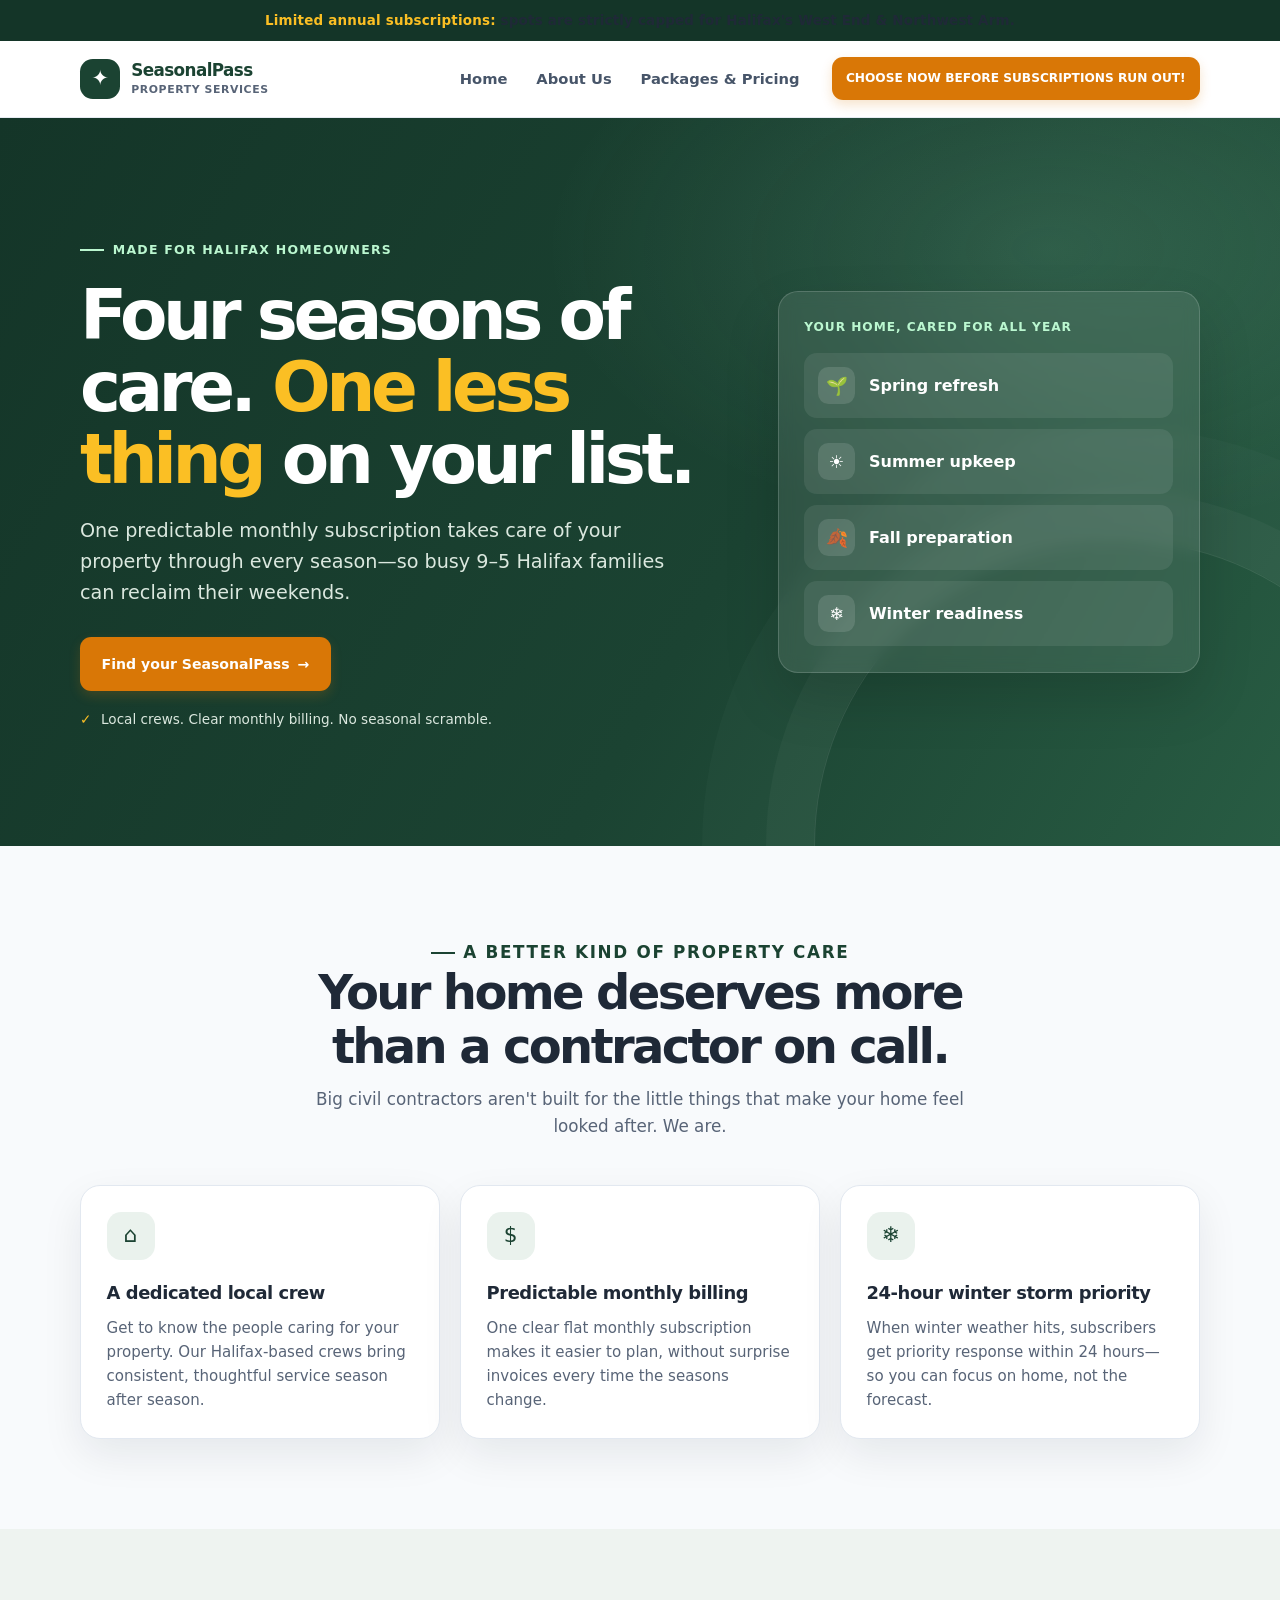
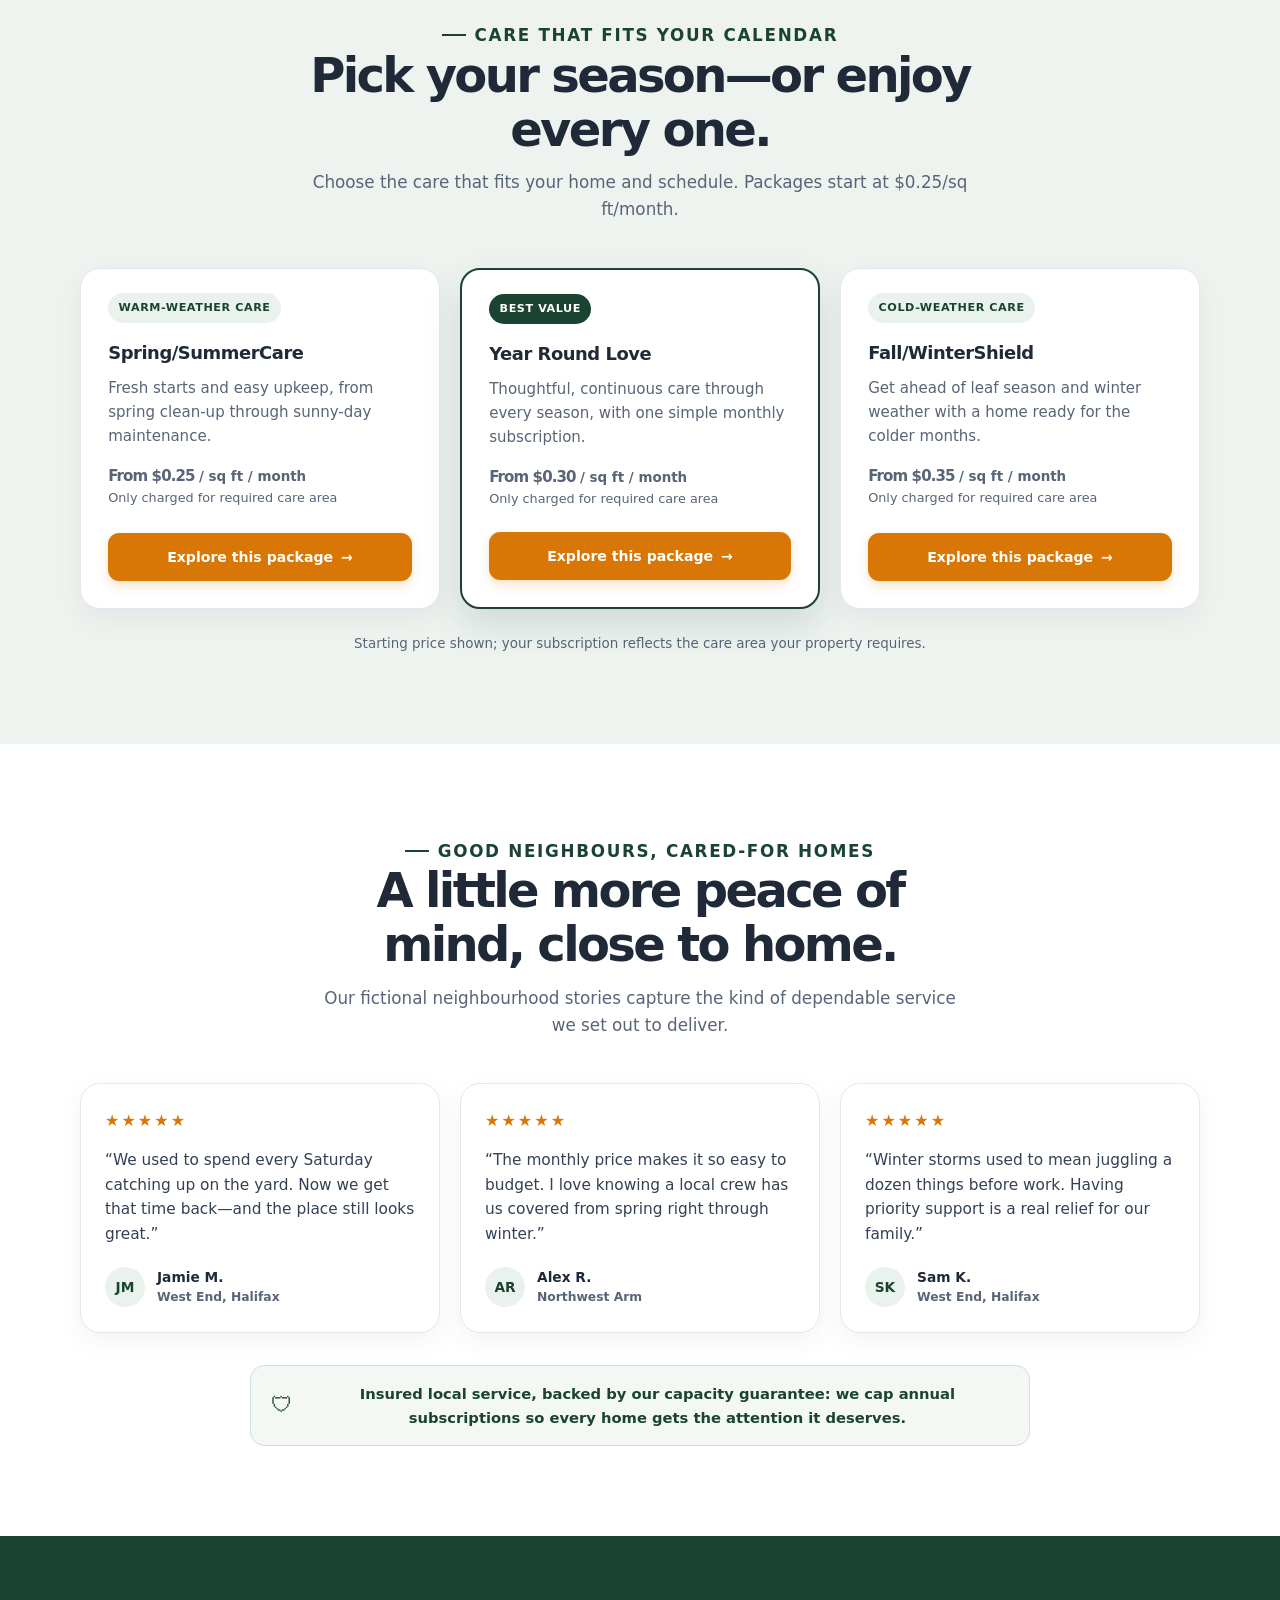
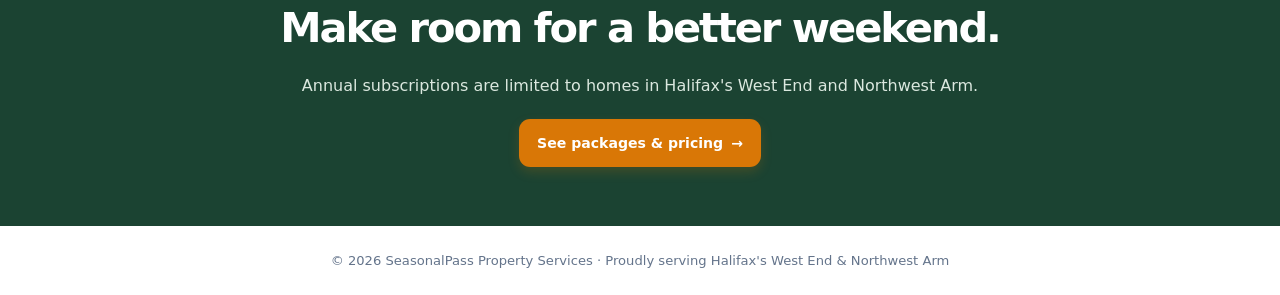
<file: index.html>
<!doctype html>
<html lang="en">
  <head>
    <meta charset="utf-8">
    <meta name="viewport" content="width=device-width, initial-scale=1">
    <meta name="theme-color" content="#1b4332">
    <meta name="description" content="Four-season property maintenance for busy homeowners in Halifax's West End and Northwest Arm, on one predictable monthly subscription.">
    <title>SeasonalPass Property Services | More Weekend. Less Yard Work.</title>
    <link rel="stylesheet" href="style.css">
  </head>
  <body>
    <div class="scarcity-bar">
      <strong>Limited annual subscriptions:</strong> spots are strictly capped for Halifax's West End &amp; Northwest Arm.
    </div>

    <header class="site-header">
      <div class="container nav-wrap">
        <a class="brand" href="index.html" aria-label="SeasonalPass Property Services home">
          <span class="brand-mark" aria-hidden="true">✦</span>
          <span>SeasonalPass<small>Property Services</small></span>
        </a>
        <nav class="nav-links" aria-label="Main navigation">
          <a href="index.html" aria-current="page">Home</a>
          <a href="about.html">About Us</a>
          <a href="product.html">Packages &amp; Pricing</a>
        </nav>
        <div class="nav-actions">
          <a class="button button-small" href="product.html">CHOOSE NOW BEFORE SUBSCRIPTIONS RUN OUT!</a>
        </div>
      </div>
    </header>

    <main>
      <section class="hero">
        <div class="container hero-grid">
          <div>
            <p class="eyebrow">Made for Halifax homeowners</p>
            <h1>Four seasons of care. <span>One less thing</span> on your list.</h1>
            <p class="hero-copy">
              One predictable monthly subscription takes care of your property through every season—so busy 9–5 Halifax families can reclaim their weekends.
            </p>
            <a class="button" href="product.html">Find your SeasonalPass <span aria-hidden="true">→</span></a>
            <p class="hero-note"><span aria-hidden="true">✓</span> Local crews. Clear monthly billing. No seasonal scramble.</p>
          </div>
          <aside class="hero-card" aria-label="Four seasons of property care">
            <p class="hero-card-label">Your home, cared for all year</p>
            <ul class="season-list">
              <li><span class="season-icon" aria-hidden="true">🌱</span> Spring refresh</li>
              <li><span class="season-icon" aria-hidden="true">☀️</span> Summer upkeep</li>
              <li><span class="season-icon" aria-hidden="true">🍂</span> Fall preparation</li>
              <li><span class="season-icon" aria-hidden="true">❄️</span> Winter readiness</li>
            </ul>
          </aside>
        </div>
      </section>

      <section class="section" aria-labelledby="why-seasonalpass">
        <div class="container">
          <div class="section-heading">
            <p class="eyebrow">A better kind of property care</p>
            <h2 id="why-seasonalpass">Your home deserves more than a contractor on call.</h2>
            <p>Big civil contractors aren't built for the little things that make your home feel looked after. We are.</p>
          </div>
          <div class="benefit-grid">
            <article class="benefit-card">
              <div class="icon-tile" aria-hidden="true">⌂</div>
              <h3>A dedicated local crew</h3>
              <p>Get to know the people caring for your property. Our Halifax-based crews bring consistent, thoughtful service season after season.</p>
            </article>
            <article class="benefit-card">
              <div class="icon-tile" aria-hidden="true">$</div>
              <h3>Predictable monthly billing</h3>
              <p>One clear flat monthly subscription makes it easier to plan, without surprise invoices every time the seasons change.</p>
            </article>
            <article class="benefit-card">
              <div class="icon-tile" aria-hidden="true">❄</div>
              <h3>24-hour winter storm priority</h3>
              <p>When winter weather hits, subscribers get priority response within 24 hours—so you can focus on home, not the forecast.</p>
            </article>
          </div>
        </div>
      </section>

      <section class="section packages-section" aria-labelledby="packages">
        <div class="container">
          <div class="section-heading">
            <p class="eyebrow">Care that fits your calendar</p>
            <h2 id="packages">Pick your season—or enjoy every one.</h2>
            <p>Choose the care that fits your home and schedule. Packages start at $0.25/sq ft/month.</p>
          </div>
          <div class="package-grid">
            <article class="package-card">
              <span class="package-tag">Warm-weather care</span>
              <h3>Spring/SummerCare</h3>
              <p>Fresh starts and easy upkeep, from spring clean-up through sunny-day maintenance.</p>
              <p class="price">From $0.25 <span>/ sq ft / month</span></p>
              <p class="package-note">Only charged for required care area</p>
              <a class="button" href="product.html?package=spring-summer">Explore this package <span aria-hidden="true">→</span></a>
            </article>
            <article class="package-card featured">
              <span class="package-tag">Best Value</span>
              <h3>Year Round Love</h3>
              <p>Thoughtful, continuous care through every season, with one simple monthly subscription.</p>
              <p class="price">From $0.30 <span>/ sq ft / month</span></p>
              <p class="package-note">Only charged for required care area</p>
              <a class="button" href="product.html?package=year-round">Explore this package <span aria-hidden="true">→</span></a>
            </article>
            <article class="package-card">
              <span class="package-tag">Cold-weather care</span>
              <h3>Fall/WinterShield</h3>
              <p>Get ahead of leaf season and winter weather with a home ready for the colder months.</p>
              <p class="price">From $0.35 <span>/ sq ft / month</span></p>
              <p class="package-note">Only charged for required care area</p>
              <a class="button" href="product.html?package=fall-winter">Explore this package <span aria-hidden="true">→</span></a>
            </article>
          </div>
          <p class="pricing-note">Starting price shown; your subscription reflects the care area your property requires.</p>
        </div>
      </section>

      <section class="section trust-section" aria-labelledby="neighbors">
        <div class="container">
          <div class="section-heading">
            <p class="eyebrow">Good neighbours, cared-for homes</p>
            <h2 id="neighbors">A little more peace of mind, close to home.</h2>
            <p>Our fictional neighbourhood stories capture the kind of dependable service we set out to deliver.</p>
          </div>
          <div class="review-grid">
            <article class="review-card">
              <div class="stars" aria-label="5 out of 5 stars">★★★★★</div>
              <blockquote>“We used to spend every Saturday catching up on the yard. Now we get that time back—and the place still looks great.”</blockquote>
              <div class="reviewer"><span class="avatar" aria-hidden="true">JM</span><span>Jamie M.<small>West End, Halifax</small></span></div>
            </article>
            <article class="review-card">
              <div class="stars" aria-label="5 out of 5 stars">★★★★★</div>
              <blockquote>“The monthly price makes it so easy to budget. I love knowing a local crew has us covered from spring right through winter.”</blockquote>
              <div class="reviewer"><span class="avatar" aria-hidden="true">AR</span><span>Alex R.<small>Northwest Arm</small></span></div>
            </article>
            <article class="review-card">
              <div class="stars" aria-label="5 out of 5 stars">★★★★★</div>
              <blockquote>“Winter storms used to mean juggling a dozen things before work. Having priority support is a real relief for our family.”</blockquote>
              <div class="reviewer"><span class="avatar" aria-hidden="true">SK</span><span>Sam K.<small>West End, Halifax</small></span></div>
            </article>
          </div>
          <div class="guarantee">
            <span class="guarantee-icon" aria-hidden="true">🛡</span>
            <span>Insured local service, backed by our capacity guarantee: we cap annual subscriptions so every home gets the attention it deserves.</span>
          </div>
        </div>
      </section>

      <section class="final-cta">
        <div class="container">
          <h2>Make room for a better weekend.</h2>
          <p>Annual subscriptions are limited to homes in Halifax's West End and Northwest Arm.</p>
          <a class="button" href="product.html">See packages &amp; pricing <span aria-hidden="true">→</span></a>
        </div>
      </section>
    </main>

    <footer class="site-footer">
      <div class="container">
        <p>© 2026 SeasonalPass Property Services · Proudly serving Halifax's West End &amp; Northwest Arm</p>
      </div>
    </footer>
  </body>
</html>
</file>
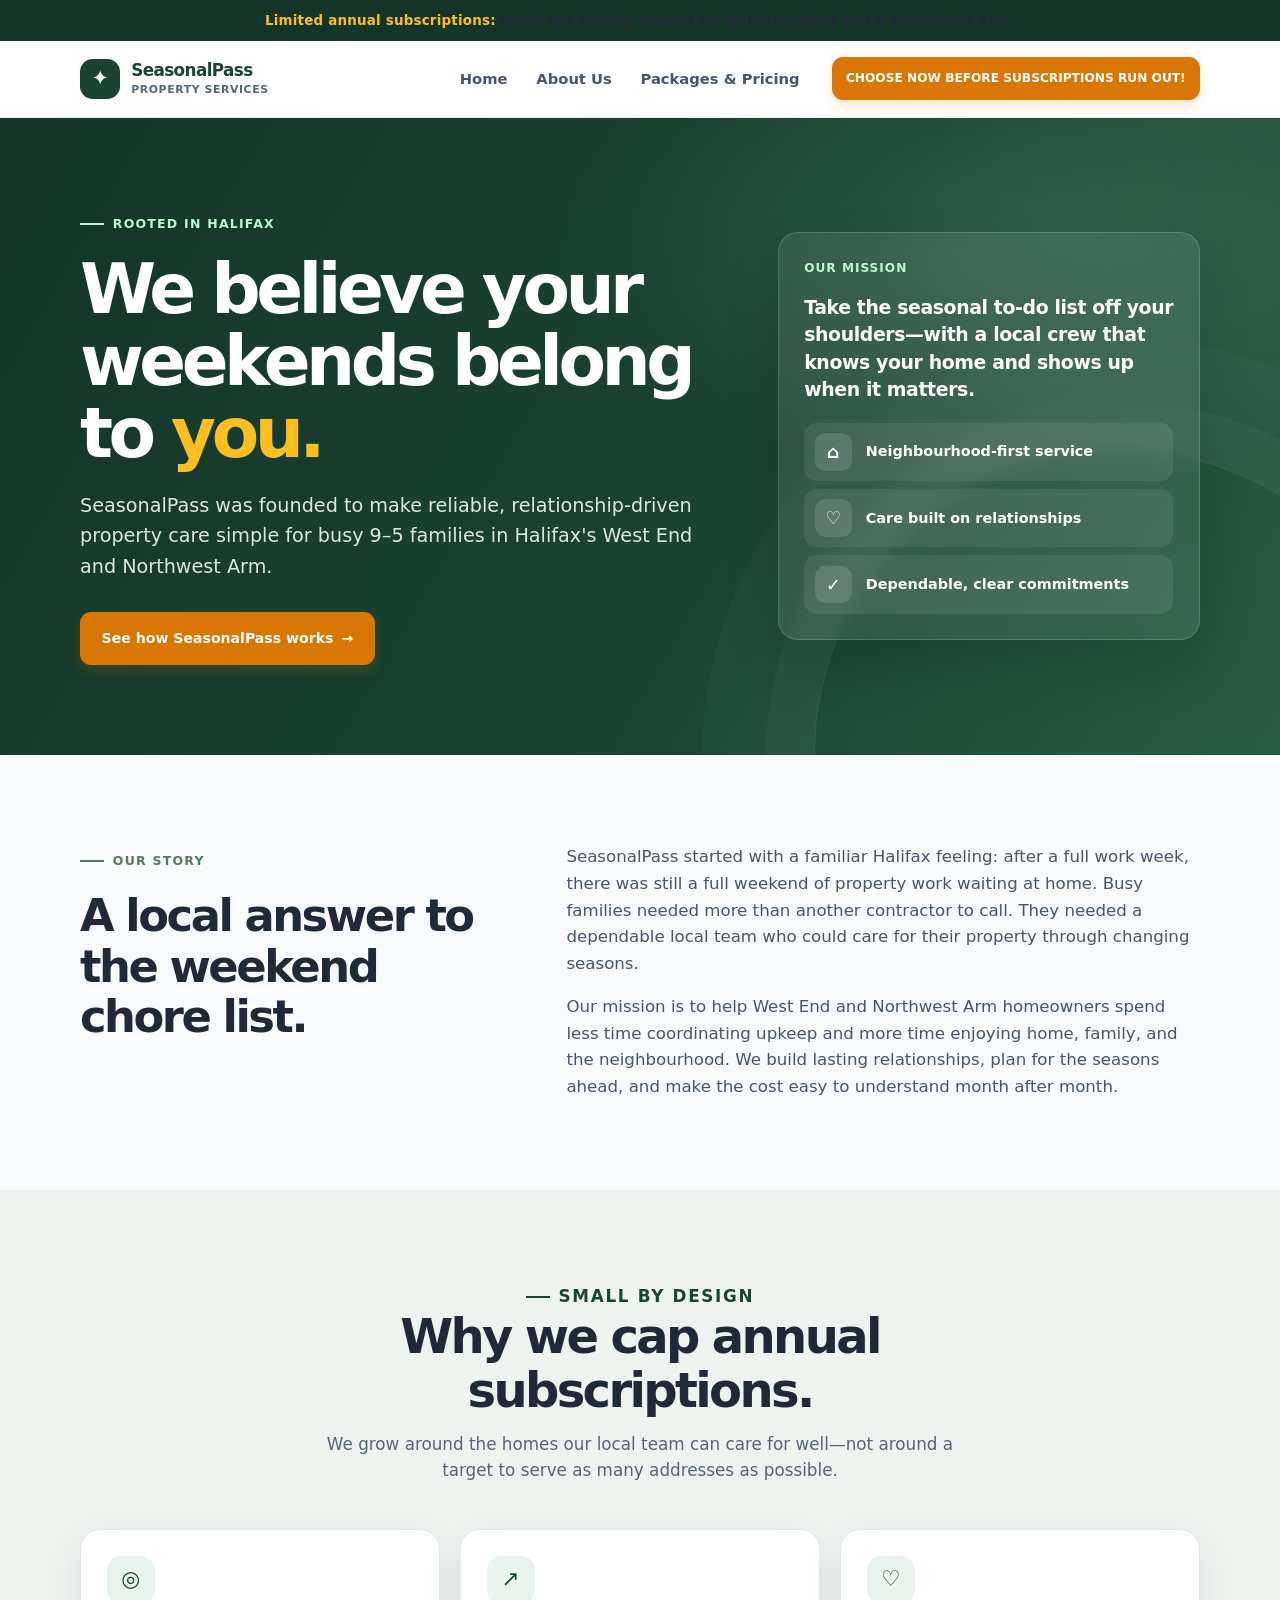
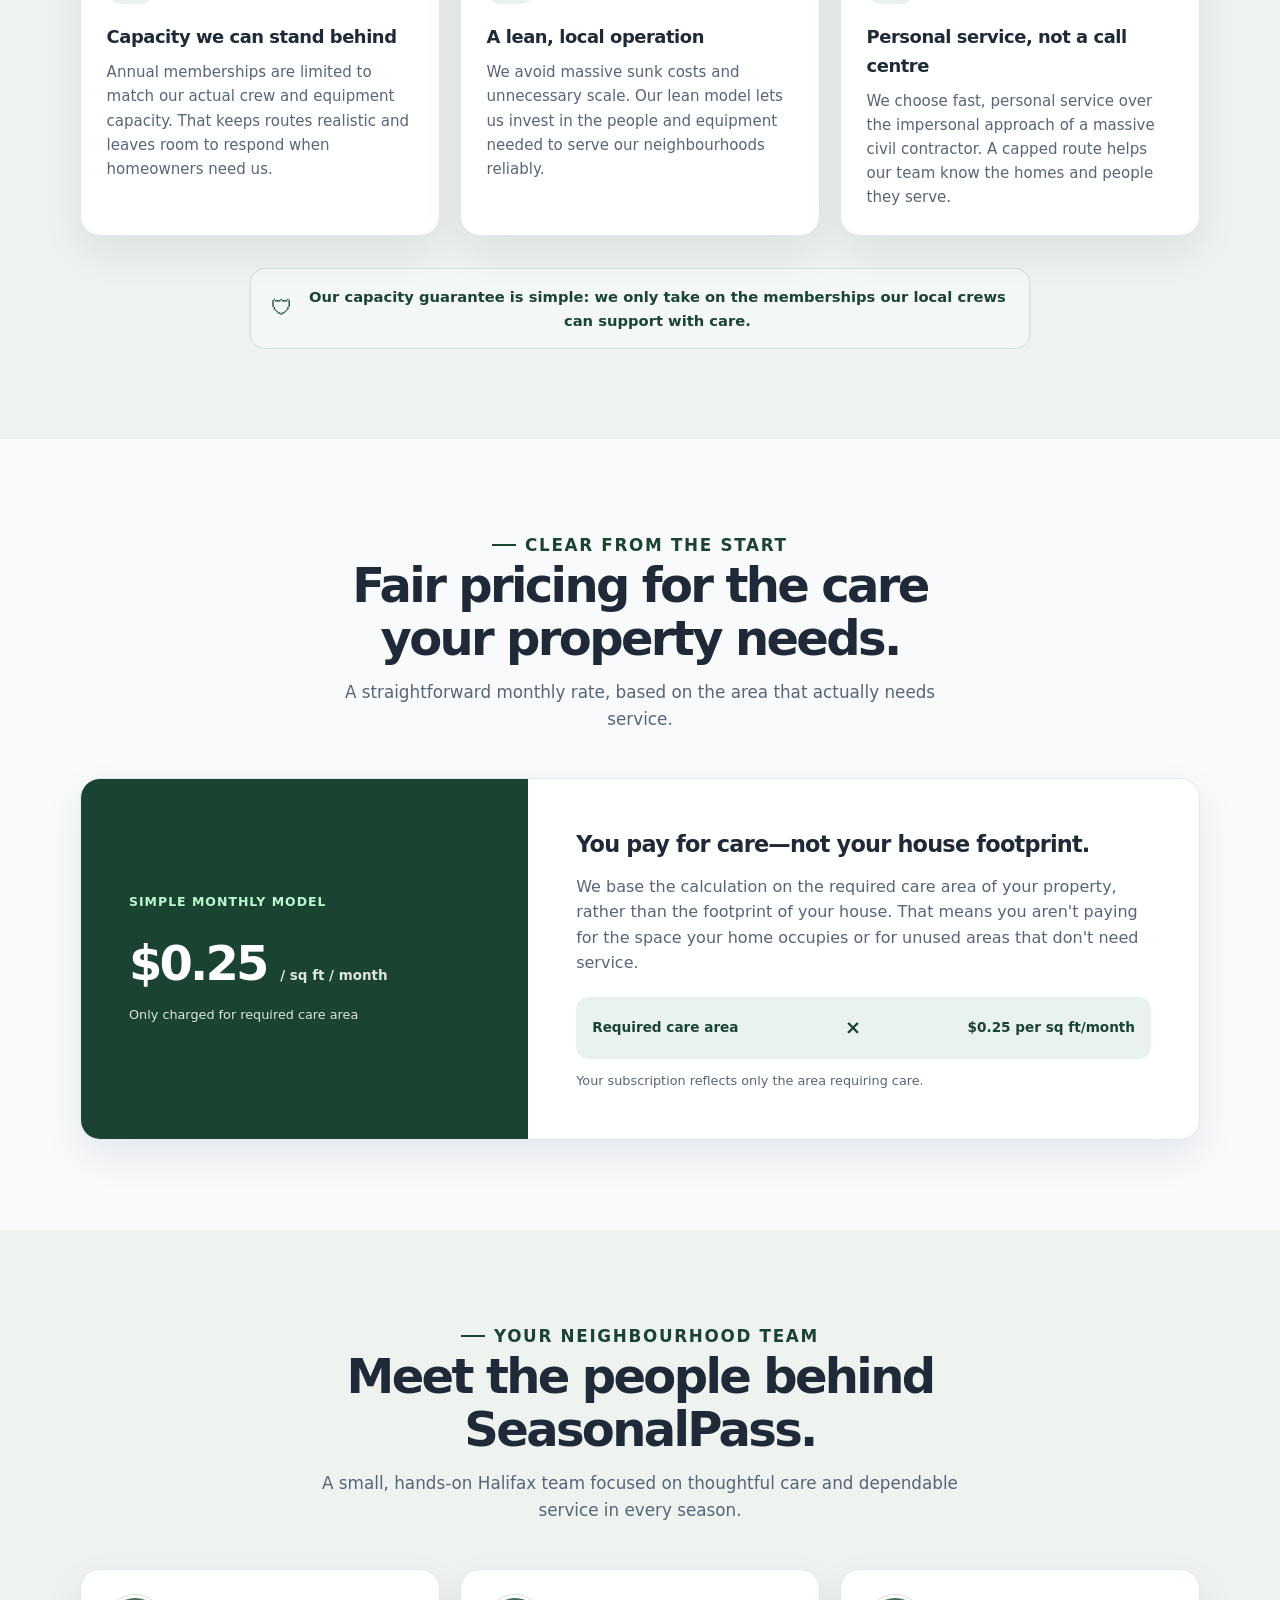
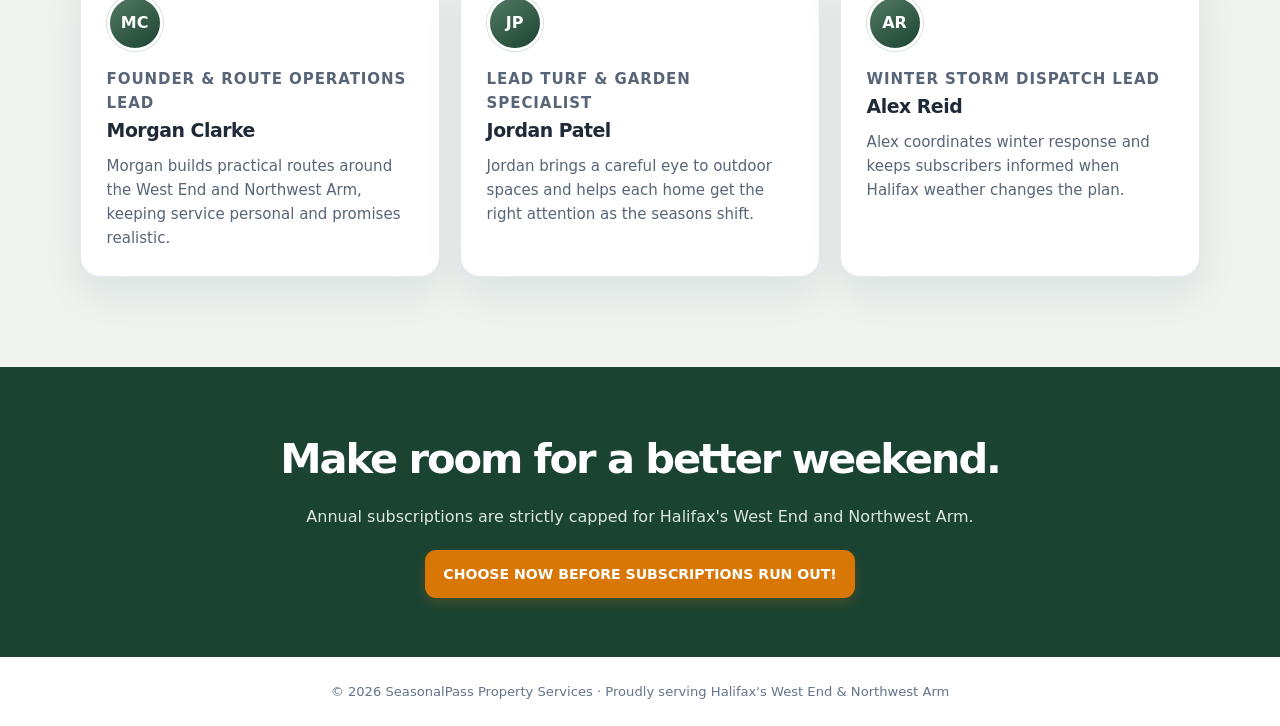
<file: about.html>
<!doctype html>
<html lang="en">
  <head>
    <meta charset="utf-8">
    <meta name="viewport" content="width=device-width, initial-scale=1">
    <meta name="theme-color" content="#1b4332">
    <meta name="description" content="Learn why SeasonalPass Property Services was founded in Halifax to give West End and Northwest Arm families their weekends back.">
    <title>About Us | SeasonalPass Property Services</title>
    <link rel="stylesheet" href="style.css">
  </head>
  <body>
    <div class="scarcity-bar">
      <strong>Limited annual subscriptions:</strong> spots are strictly capped for Halifax's West End &amp; Northwest Arm.
    </div>

    <header class="site-header">
      <div class="container nav-wrap">
        <a class="brand" href="index.html" aria-label="SeasonalPass Property Services home">
          <span class="brand-mark" aria-hidden="true">✦</span>
          <span>SeasonalPass<small>Property Services</small></span>
        </a>
        <nav class="nav-links" aria-label="Main navigation">
          <a href="index.html">Home</a>
          <a href="about.html" aria-current="page">About Us</a>
          <a href="product.html">Packages &amp; Pricing</a>
        </nav>
        <div class="nav-actions">
          <a class="button button-small" href="product.html">CHOOSE NOW BEFORE SUBSCRIPTIONS RUN OUT!</a>
        </div>
      </div>
    </header>

    <main>
      <section class="hero about-hero">
        <div class="container hero-grid">
          <div>
            <p class="eyebrow">Rooted in Halifax</p>
            <h1>We believe your weekends belong to <span>you.</span></h1>
            <p class="hero-copy">
              SeasonalPass was founded to make reliable, relationship-driven property care simple for busy 9–5 families in Halifax's West End and Northwest Arm.
            </p>
            <a class="button" href="product.html">See how SeasonalPass works <span aria-hidden="true">→</span></a>
          </div>
          <aside class="hero-card" aria-label="Our mission">
            <p class="hero-card-label">Our mission</p>
            <p class="about-mission">Take the seasonal to-do list off your shoulders—with a local crew that knows your home and shows up when it matters.</p>
            <ul class="season-list about-promise-list">
              <li><span class="season-icon" aria-hidden="true">⌂</span> Neighbourhood-first service</li>
              <li><span class="season-icon" aria-hidden="true">♡</span> Care built on relationships</li>
              <li><span class="season-icon" aria-hidden="true">✓</span> Dependable, clear commitments</li>
            </ul>
          </aside>
        </div>
      </section>

      <section class="section" aria-labelledby="our-story">
        <div class="container about-story-grid">
          <div>
            <p class="eyebrow">Our story</p>
            <h2 id="our-story">A local answer to the weekend chore list.</h2>
          </div>
          <div class="about-body-copy">
            <p>SeasonalPass started with a familiar Halifax feeling: after a full work week, there was still a full weekend of property work waiting at home. Busy families needed more than another contractor to call. They needed a dependable local team who could care for their property through changing seasons.</p>
            <p>Our mission is to help West End and Northwest Arm homeowners spend less time coordinating upkeep and more time enjoying home, family, and the neighbourhood. We build lasting relationships, plan for the seasons ahead, and make the cost easy to understand month after month.</p>
          </div>
        </div>
      </section>

      <section class="section packages-section" aria-labelledby="capacity">
        <div class="container">
          <div class="section-heading">
            <p class="eyebrow">Small by design</p>
            <h2 id="capacity">Why we cap annual subscriptions.</h2>
            <p>We grow around the homes our local team can care for well—not around a target to serve as many addresses as possible.</p>
          </div>
          <div class="capacity-grid">
            <article class="benefit-card">
              <div class="icon-tile" aria-hidden="true">◎</div>
              <h3>Capacity we can stand behind</h3>
              <p>Annual memberships are limited to match our actual crew and equipment capacity. That keeps routes realistic and leaves room to respond when homeowners need us.</p>
            </article>
            <article class="benefit-card">
              <div class="icon-tile" aria-hidden="true">↗</div>
              <h3>A lean, local operation</h3>
              <p>We avoid massive sunk costs and unnecessary scale. Our lean model lets us invest in the people and equipment needed to serve our neighbourhoods reliably.</p>
            </article>
            <article class="benefit-card">
              <div class="icon-tile" aria-hidden="true">♡</div>
              <h3>Personal service, not a call centre</h3>
              <p>We choose fast, personal service over the impersonal approach of a massive civil contractor. A capped route helps our team know the homes and people they serve.</p>
            </article>
          </div>
          <div class="guarantee">
            <span class="guarantee-icon" aria-hidden="true">🛡</span>
            <span>Our capacity guarantee is simple: we only take on the memberships our local crews can support with care.</span>
          </div>
        </div>
      </section>

      <section class="section" aria-labelledby="fair-pricing">
        <div class="container">
          <div class="section-heading">
            <p class="eyebrow">Clear from the start</p>
            <h2 id="fair-pricing">Fair pricing for the care your property needs.</h2>
            <p>A straightforward monthly rate, based on the area that actually needs service.</p>
          </div>
          <div class="pricing-explainer">
            <div class="pricing-rate">
              <span class="pricing-label">Simple monthly model</span>
              <p class="price">$0.25 <span>/ sq ft / month</span></p>
              <p class="package-note">Only charged for required care area</p>
            </div>
            <div class="pricing-details">
              <h3>You pay for care—not your house footprint.</h3>
              <p>We base the calculation on the required care area of your property, rather than the footprint of your house. That means you aren't paying for the space your home occupies or for unused areas that don't need service.</p>
              <div class="pricing-formula" aria-label="Required care area multiplied by monthly rate">
                <span>Required care area</span>
                <span class="formula-times" aria-hidden="true">×</span>
                <span>$0.25 per sq ft/month</span>
              </div>
              <p class="pricing-footnote">Your subscription reflects only the area requiring care.</p>
            </div>
          </div>
        </div>
      </section>

      <section class="section packages-section" aria-labelledby="local-team">
        <div class="container">
          <div class="section-heading">
            <p class="eyebrow">Your neighbourhood team</p>
            <h2 id="local-team">Meet the people behind SeasonalPass.</h2>
            <p>A small, hands-on Halifax team focused on thoughtful care and dependable service in every season.</p>
          </div>
          <div class="team-grid">
            <article class="benefit-card team-card">
              <div class="team-avatar" aria-hidden="true">MC</div>
              <p class="team-role">Founder &amp; Route Operations Lead</p>
              <h3>Morgan Clarke</h3>
              <p>Morgan builds practical routes around the West End and Northwest Arm, keeping service personal and promises realistic.</p>
            </article>
            <article class="benefit-card team-card">
              <div class="team-avatar" aria-hidden="true">JP</div>
              <p class="team-role">Lead Turf &amp; Garden Specialist</p>
              <h3>Jordan Patel</h3>
              <p>Jordan brings a careful eye to outdoor spaces and helps each home get the right attention as the seasons shift.</p>
            </article>
            <article class="benefit-card team-card">
              <div class="team-avatar" aria-hidden="true">AR</div>
              <p class="team-role">Winter Storm Dispatch Lead</p>
              <h3>Alex Reid</h3>
              <p>Alex coordinates winter response and keeps subscribers informed when Halifax weather changes the plan.</p>
            </article>
          </div>
        </div>
      </section>

      <section class="final-cta">
        <div class="container">
          <h2>Make room for a better weekend.</h2>
          <p>Annual subscriptions are strictly capped for Halifax's West End and Northwest Arm.</p>
          <a class="button" href="product.html">CHOOSE NOW BEFORE SUBSCRIPTIONS RUN OUT!</a>
        </div>
      </section>
    </main>

    <footer class="site-footer">
      <div class="container">
        <p>© 2026 SeasonalPass Property Services · Proudly serving Halifax's West End &amp; Northwest Arm</p>
      </div>
    </footer>
  </body>
</html>
</file>
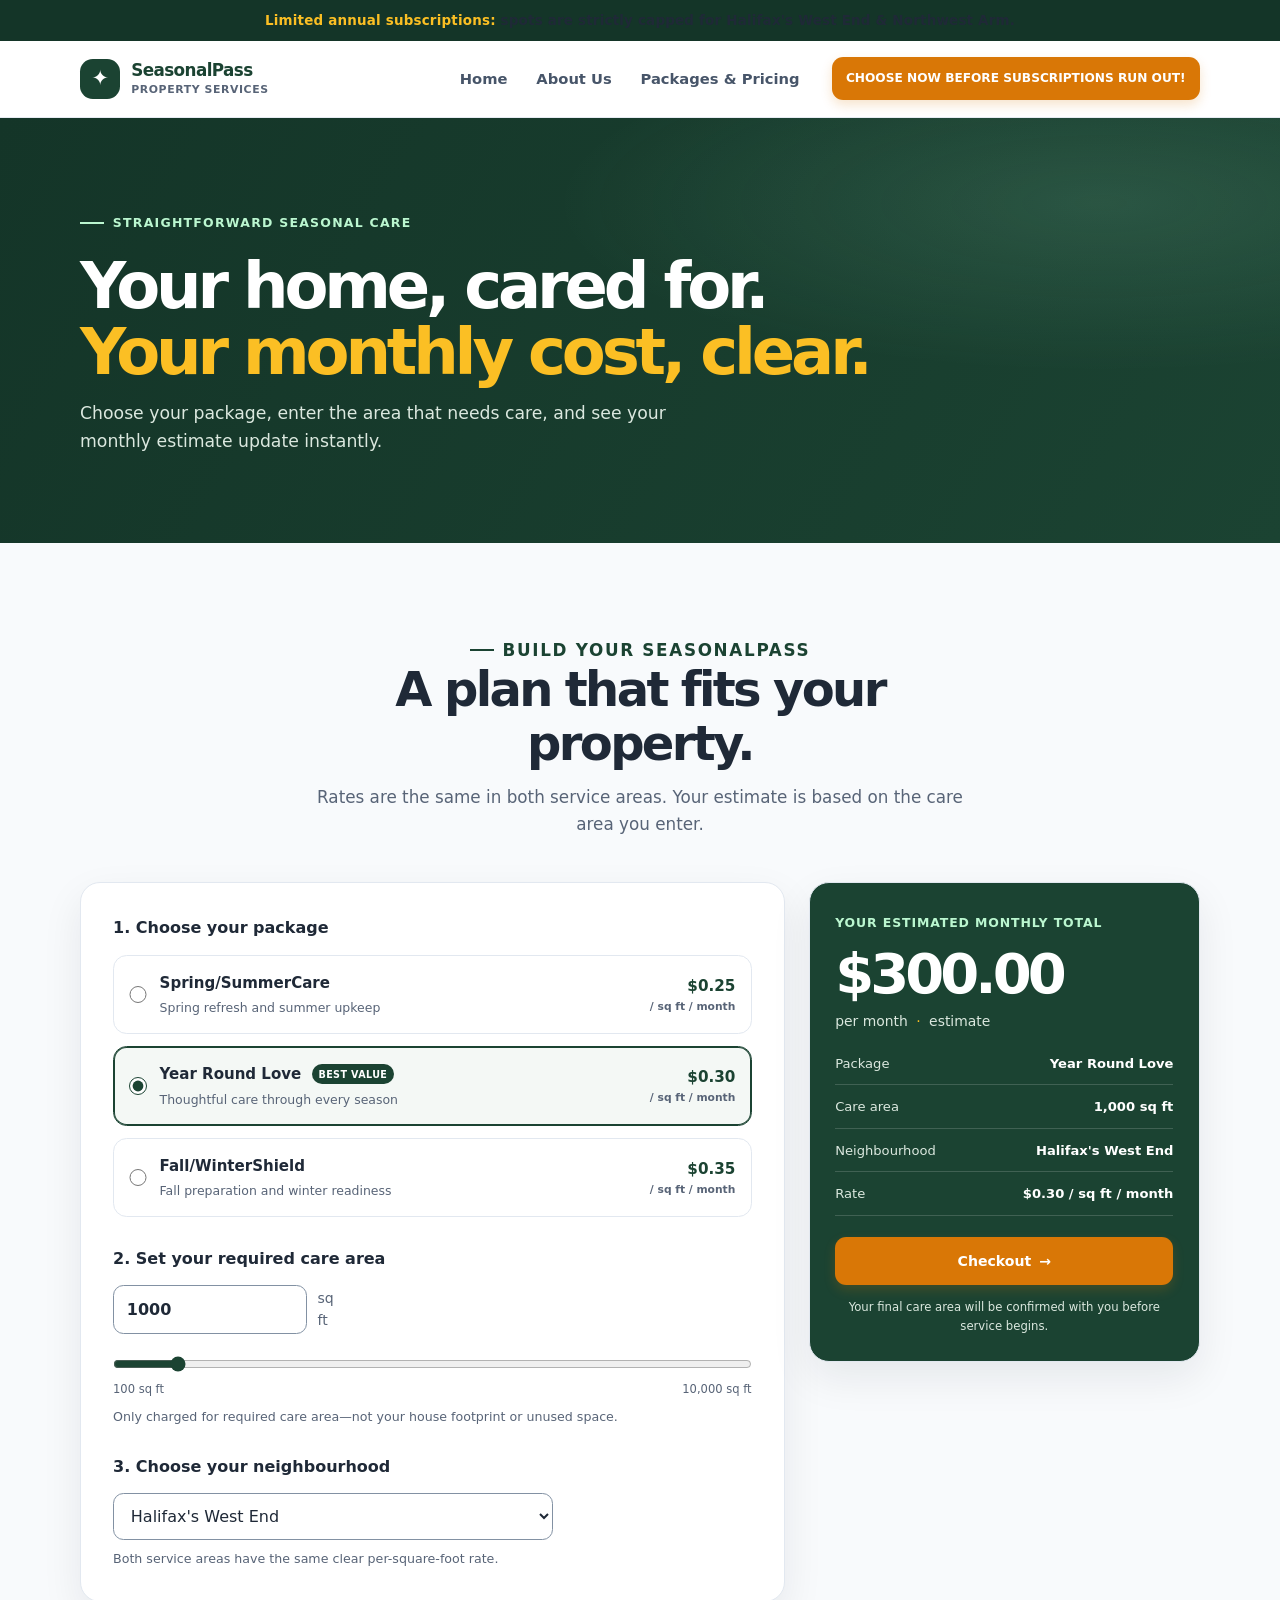
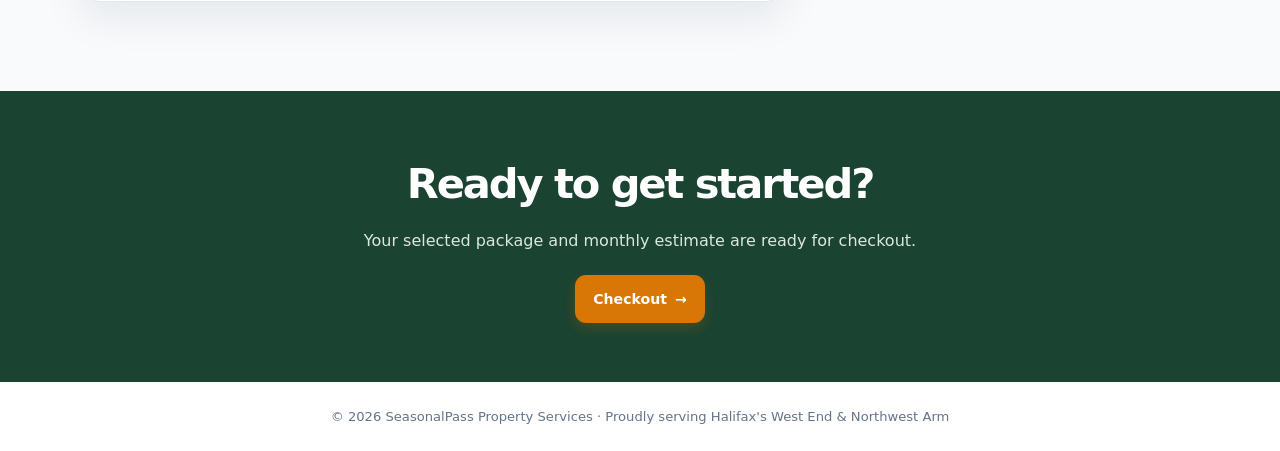
<file: product.html>
<!doctype html>
<html lang="en">
  <head>
    <meta charset="utf-8">
    <meta name="viewport" content="width=device-width, initial-scale=1">
    <meta name="theme-color" content="#1b4332">
    <meta name="description" content="Choose a SeasonalPass property-care package and get a clear monthly estimate for your Halifax home.">
    <title>Packages &amp; Pricing | SeasonalPass Property Services</title>
    <link rel="stylesheet" href="style.css">
    <script src="product.js" defer></script>
  </head>
  <body>
    <div class="scarcity-bar">
      <strong>Limited annual subscriptions:</strong> spots are strictly capped for Halifax's West End &amp; Northwest Arm.
    </div>

    <header class="site-header">
      <div class="container nav-wrap">
        <a class="brand" href="index.html" aria-label="SeasonalPass Property Services home">
          <span class="brand-mark" aria-hidden="true">✦</span>
          <span>SeasonalPass<small>Property Services</small></span>
        </a>
        <nav class="nav-links" aria-label="Main navigation">
          <a href="index.html">Home</a>
          <a href="about.html">About Us</a>
          <a href="product.html" aria-current="page">Packages &amp; Pricing</a>
        </nav>
        <div class="nav-actions">
          <a class="button button-small" href="product.html">CHOOSE NOW BEFORE SUBSCRIPTIONS RUN OUT!</a>
        </div>
      </div>
    </header>

    <main>
      <section class="product-intro">
        <div class="container">
          <p class="eyebrow">Straightforward seasonal care</p>
          <h1>Your home, cared for. <span>Your monthly cost, clear.</span></h1>
          <p>Choose your package, enter the area that needs care, and see your monthly estimate update instantly.</p>
        </div>
      </section>

      <section class="section product-section" aria-labelledby="estimate-heading">
        <div class="container">
          <div class="section-heading">
            <p class="eyebrow">Build your SeasonalPass</p>
            <h2 id="estimate-heading">A plan that fits your property.</h2>
            <p>Rates are the same in both service areas. Your estimate is based on the care area you enter.</p>
          </div>

          <div class="calculator-layout">
            <div class="calculator-panel">
              <fieldset class="package-options">
                <legend>1. Choose your package</legend>
                <label class="package-option">
                  <input type="radio" name="package" value="spring-summer" data-name="Spring/SummerCare" data-rate="0.25">
                  <span class="package-option-copy">
                    <strong>Spring/SummerCare</strong>
                    <small>Spring refresh and summer upkeep</small>
                  </span>
                  <span class="option-rate">$0.25 <small>/ sq ft / month</small></span>
                </label>
                <label class="package-option package-option-featured">
                  <input type="radio" name="package" value="year-round" data-name="Year Round Love" data-rate="0.30" checked>
                  <span class="package-option-copy">
                    <strong>Year Round Love <span class="best-value">Best Value</span></strong>
                    <small>Thoughtful care through every season</small>
                  </span>
                  <span class="option-rate">$0.30 <small>/ sq ft / month</small></span>
                </label>
                <label class="package-option">
                  <input type="radio" name="package" value="fall-winter" data-name="Fall/WinterShield" data-rate="0.35">
                  <span class="package-option-copy">
                    <strong>Fall/WinterShield</strong>
                    <small>Fall preparation and winter readiness</small>
                  </span>
                  <span class="option-rate">$0.35 <small>/ sq ft / month</small></span>
                </label>
              </fieldset>

              <div class="form-group">
                <label for="care-area">2. Set your required care area</label>
                <div class="area-input-row">
                  <input id="care-area" name="care-area" type="number" min="100" max="10000" step="1" value="1000" inputmode="numeric" aria-describedby="area-help area-error">
                  <span>sq ft</span>
                </div>
                  <label class="visually-hidden" for="care-area-slider">Adjust required care area in square feet</label>
                <input id="care-area-slider" class="area-slider" type="range" min="100" max="10000" step="1" value="1000" aria-label="Required care area in square feet" aria-describedby="area-help">
                <div class="range-ends" aria-hidden="true"><span>100 sq ft</span><span>10,000 sq ft</span></div>
                <p id="area-help" class="field-help">Only charged for required care area—not your house footprint or unused space.</p>
                <p id="area-error" class="field-error" aria-live="polite"></p>
              </div>

              <div class="form-group">
                <label for="neighborhood">3. Choose your neighbourhood</label>
                <select id="neighborhood" name="neighborhood">
                  <option value="west-end">Halifax's West End</option>
                  <option value="northwest-arm">Northwest Arm</option>
                </select>
                <p class="field-help">Both service areas have the same clear per-square-foot rate.</p>
              </div>
            </div>

            <aside class="estimate-panel" aria-label="Live monthly estimate">
              <span class="estimate-label">Your estimated monthly total</span>
              <p id="monthly-total" class="monthly-total" aria-live="polite">$300.00</p>
              <p class="estimate-period">per month <span>·</span> estimate</p>
              <dl class="estimate-breakdown">
                <div><dt>Package</dt><dd id="estimate-package">Year Round Love</dd></div>
                <div><dt>Care area</dt><dd id="estimate-area">1,000 sq ft</dd></div>
                <div><dt>Neighbourhood</dt><dd id="estimate-neighborhood">Halifax's West End</dd></div>
                <div><dt>Rate</dt><dd id="estimate-rate">$0.30 / sq ft / month</dd></div>
              </dl>
              <button class="button estimate-button" id="confirm-selection" type="button">Checkout <span aria-hidden="true">→</span></button>
              <p class="estimate-disclaimer">Your final care area will be confirmed with you before service begins.</p>
            </aside>
          </div>
        </div>
      </section>

      <section class="final-cta">
        <div class="container">
          <h2>Ready to get started?</h2>
          <p>Your selected package and monthly estimate are ready for checkout.</p>
          <button class="button" id="final-checkout" type="button">Checkout <span aria-hidden="true">→</span></button>
        </div>
      </section>
    </main>

    <footer class="site-footer">
      <div class="container">
        <p>© 2026 SeasonalPass Property Services · Proudly serving Halifax's West End &amp; Northwest Arm</p>
      </div>
    </footer>

  </body>
</html>
</file>
<file: style.css>
:root {
  color-scheme: light;
  --forest: #1b4332;
  --forest-dark: #143528;
  --forest-soft: #eaf2ed;
  --slate: #1f2937;
  --muted: #586477;
  --surface: #ffffff;
  --background: #f8fafc;
  --border: #e2e8f0;
  --amber: #d97706;
  --amber-hover: #f59e0b;
  --shadow: 0 16px 40px rgb(15 23 42 / 8%);
  --radius: 1.25rem;
  font-family: Inter, ui-sans-serif, system-ui, -apple-system, BlinkMacSystemFont, "Segoe UI", sans-serif;
  font-synthesis: none;
  text-rendering: optimizeLegibility;
}

* {
  box-sizing: border-box;
}

html {
  scroll-behavior: smooth;
}

body {
  margin: 0;
  color: var(--slate);
  background: var(--background);
  line-height: 1.6;
}

a {
  color: inherit;
  text-decoration: none;
}

button,
a {
  -webkit-tap-highlight-color: transparent;
}

a:focus-visible {
  outline: 3px solid var(--forest);
  outline-offset: 4px;
}

button:focus-visible,
input:focus-visible,
select:focus-visible {
  outline: 3px solid var(--forest);
  outline-offset: 3px;
}

.hero a:focus-visible,
.final-cta a:focus-visible,
.final-cta button:focus-visible,
.estimate-panel button:focus-visible {
  outline-color: #fbbf24;
}

.container {
  width: min(1120px, calc(100% - 3rem));
  margin-inline: auto;
}

.scarcity-bar {
  padding: 0.6rem 1rem;
  color: var(--slate);
  background: var(--forest-dark);
  text-align: center;
  font-size: 0.84rem;
  font-weight: 650;
  letter-spacing: 0.015em;
}

.scarcity-bar strong {
  color: #fbbf24;
}

.site-header {
  position: sticky;
  z-index: 20;
  top: 0;
  border-bottom: 1px solid rgb(226 232 240 / 85%);
  background: rgb(255 255 255 / 94%);
  backdrop-filter: blur(14px);
}

.nav-wrap,
.nav-links,
.nav-actions {
  display: flex;
  align-items: center;
}

.nav-wrap {
  min-height: 76px;
  justify-content: space-between;
  gap: 1.5rem;
}

.brand {
  display: inline-flex;
  align-items: center;
  gap: 0.7rem;
  color: var(--forest);
  font-size: 1.05rem;
  font-weight: 800;
  letter-spacing: -0.035em;
  line-height: 1.15;
}

.brand-mark {
  display: grid;
  width: 2.5rem;
  aspect-ratio: 1;
  place-items: center;
  border-radius: 0.8rem;
  color: white;
  background: var(--forest);
  font-size: 1.3rem;
}

.brand small {
  display: block;
  margin-top: 0.18rem;
  color: var(--muted);
  font-size: 0.68rem;
  font-weight: 650;
  letter-spacing: 0.055em;
  text-transform: uppercase;
}

.nav-links {
  gap: 1.8rem;
  margin-left: auto;
  color: #475569;
  font-size: 0.92rem;
  font-weight: 650;
}

.nav-links a,
.text-link {
  transition: color 180ms ease;
}

.nav-links a:hover,
.text-link:hover {
  color: var(--forest);
}

.nav-actions {
  margin-left: 0.5rem;
}

.button {
  display: inline-flex;
  min-height: 3rem;
  align-items: center;
  justify-content: center;
  gap: 0.5rem;
  padding: 0.8rem 1.15rem;
  border: 0;
  border-radius: 0.7rem;
  background: var(--amber);
  box-shadow: 0 5px 12px rgb(217 119 6 / 20%);
  color: #fff;
  cursor: pointer;
  font: inherit;
  font-size: 0.88rem;
  font-weight: 800;
  line-height: 1.3;
  text-align: center;
  transition: background 180ms ease, box-shadow 180ms ease, transform 180ms ease;
}

.button:hover {
  transform: translateY(-2px);
  background: var(--amber-hover);
  color: var(--slate);
  box-shadow: 0 9px 18px rgb(180 83 9 / 24%);
}

.button-small {
  min-height: 2.7rem;
  padding: 0.7rem 0.9rem;
  font-size: 0.76rem;
}

.hero {
  position: relative;
  overflow: hidden;
  padding: clamp(4.5rem, 9vw, 7.5rem) 0;
  color: #fff;
  background:
    radial-gradient(ellipse at 82% 18%, rgb(167 243 208 / 13%), transparent 34%),
    linear-gradient(120deg, #143528 0%, #1b4332 58%, #285c43 100%);
}

.hero::after {
  position: absolute;
  right: -9rem;
  bottom: -19rem;
  width: 38rem;
  aspect-ratio: 1;
  border: 1px solid rgb(255 255 255 / 10%);
  border-radius: 50%;
  box-shadow: 0 0 0 3rem rgb(255 255 255 / 3%), 0 0 0 7rem rgb(255 255 255 / 2%);
  content: "";
  pointer-events: none;
}

.hero-grid {
  position: relative;
  z-index: 1;
  display: grid;
  align-items: center;
  gap: 4rem;
  grid-template-columns: minmax(0, 1.2fr) minmax(260px, 0.8fr);
}

.eyebrow {
  display: inline-flex;
  align-items: center;
  gap: 0.55rem;
  margin: 0 0 1.25rem;
  color: #bbf7d0;
  font-size: 0.78rem;
  font-weight: 800;
  letter-spacing: 0.1em;
  text-transform: uppercase;
}

.eyebrow::before {
  width: 1.5rem;
  height: 2px;
  background: currentColor;
  content: "";
}

h1,
h2,
h3,
p {
  margin-top: 0;
}

h1 {
  max-width: 760px;
  margin-bottom: 1.3rem;
  font-size: clamp(2.6rem, 5.4vw, 4.5rem);
  font-weight: 780;
  letter-spacing: -0.065em;
  line-height: 1.04;
}

.hero h1 span {
  color: #fbbf24;
}

.hero-copy {
  max-width: 620px;
  margin-bottom: 1.8rem;
  color: #dbe8df;
  font-size: clamp(1.05rem, 1.8vw, 1.2rem);
}

.hero .button {
  min-height: 3.35rem;
  padding-inline: 1.35rem;
}

.hero-note {
  display: flex;
  align-items: center;
  gap: 0.6rem;
  margin: 1.15rem 0 0;
  color: #dbe8df;
  font-size: 0.85rem;
}

.hero-note span {
  color: #fbbf24;
}

.hero-card {
  padding: 1.6rem;
  border: 1px solid rgb(255 255 255 / 16%);
  border-radius: var(--radius);
  background: rgb(255 255 255 / 9%);
  box-shadow: 0 25px 55px rgb(0 0 0 / 14%);
  backdrop-filter: blur(8px);
}

.hero-card-label {
  margin-bottom: 1rem;
  color: #bbf7d0;
  font-size: 0.76rem;
  font-weight: 800;
  letter-spacing: 0.08em;
  text-transform: uppercase;
}

.season-list {
  display: grid;
  gap: 0.7rem;
  margin: 0;
  padding: 0;
  list-style: none;
}

.season-list li {
  display: flex;
  align-items: center;
  gap: 0.85rem;
  padding: 0.85rem;
  border-radius: 0.8rem;
  background: rgb(255 255 255 / 8%);
  font-weight: 650;
}

.season-icon {
  display: grid;
  width: 2.35rem;
  aspect-ratio: 1;
  place-items: center;
  border-radius: 0.65rem;
  background: rgb(255 255 255 / 12%);
  font-size: 1.1rem;
}

.section {
  padding: clamp(4rem, 7vw, 6rem) 0;
}

.section-heading {
  max-width: 660px;
  margin: 0 auto 2.8rem;
  text-align: center;
}

.section-heading .eyebrow {
  justify-content: center;
  color: var(--forest);
}

.section-heading h2 {
  margin-bottom: 0.8rem;
  color: var(--slate);
  font-size: clamp(2rem, 4vw, 3rem);
  letter-spacing: -0.055em;
  line-height: 1.12;
}

.section-heading p {
  margin-bottom: 0;
  color: var(--muted);
  font-size: 1.05rem;
}

.benefit-grid,
.package-grid,
.review-grid {
  display: grid;
  gap: 1.25rem;
  grid-template-columns: repeat(3, minmax(0, 1fr));
}

.benefit-card,
.package-card,
.review-card {
  border: 1px solid var(--border);
  border-radius: var(--radius);
  background: var(--surface);
  box-shadow: var(--shadow);
  transition: box-shadow 200ms ease, transform 200ms ease;
}

.benefit-card:hover,
.package-card:hover,
.review-card:hover {
  transform: translateY(-4px);
  box-shadow: 0 20px 48px rgb(15 23 42 / 12%);
}

.benefit-card {
  padding: 1.6rem;
}

.icon-tile {
  display: grid;
  width: 3rem;
  aspect-ratio: 1;
  margin-bottom: 1.2rem;
  place-items: center;
  border-radius: 0.9rem;
  color: var(--forest);
  background: var(--forest-soft);
  font-size: 1.35rem;
}

.benefit-card h3,
.package-card h3 {
  margin-bottom: 0.55rem;
  font-size: 1.12rem;
  letter-spacing: -0.025em;
}

.benefit-card p,
.package-card p {
  margin-bottom: 0;
  color: var(--muted);
  font-size: 0.94rem;
}

.packages-section {
  background: #eef3f0;
}

.package-card {
  position: relative;
  display: flex;
  flex-direction: column;
  padding: 1.7rem;
  box-shadow: 0 10px 28px rgb(15 23 42 / 5%);
}

.package-card.featured {
  border: 2px solid var(--forest);
  box-shadow: 0 16px 36px rgb(27 67 50 / 14%);
}

.package-tag {
  align-self: flex-start;
  margin: -0.15rem 0 1rem;
  padding: 0.35rem 0.65rem;
  border-radius: 999px;
  color: var(--forest);
  background: var(--forest-soft);
  font-size: 0.7rem;
  font-weight: 850;
  letter-spacing: 0.05em;
  text-transform: uppercase;
}

.featured .package-tag {
  color: #fff;
  background: var(--forest);
}

.price {
  margin: 1rem 0 0.2rem;
  color: var(--forest);
  font-size: 2rem;
  font-weight: 850;
  letter-spacing: -0.06em;
}

.price span {
  color: var(--muted);
  font-size: 0.84rem;
  font-weight: 600;
  letter-spacing: 0;
}

.package-note {
  margin: 0 0 1.4rem !important;
  font-size: 0.8rem !important;
}

.package-card .button {
  width: 100%;
  margin-top: auto;
}

.pricing-note {
  margin: 1.5rem 0 0;
  color: var(--muted);
  font-size: 0.84rem;
  text-align: center;
}

.trust-section {
  background: var(--surface);
}

.review-card {
  padding: 1.5rem;
  box-shadow: 0 8px 26px rgb(15 23 42 / 5%);
}

.stars {
  margin-bottom: 0.9rem;
  color: var(--amber);
  letter-spacing: 0.13em;
}

.review-card blockquote {
  margin: 0 0 1.25rem;
  color: #334155;
  font-size: 0.96rem;
}

.reviewer {
  display: flex;
  align-items: center;
  gap: 0.75rem;
  color: var(--slate);
  font-size: 0.86rem;
  font-weight: 750;
}

.reviewer small {
  display: block;
  color: var(--muted);
  font-size: 0.77rem;
  font-weight: 550;
}

.avatar {
  display: grid;
  width: 2.5rem;
  aspect-ratio: 1;
  place-items: center;
  border-radius: 50%;
  color: var(--forest);
  background: var(--forest-soft);
  font-weight: 850;
}

.guarantee {
  display: flex;
  align-items: center;
  justify-content: center;
  gap: 0.8rem;
  max-width: 780px;
  margin: 2rem auto 0;
  padding: 1rem 1.25rem;
  border: 1px solid #cfe0d4;
  border-radius: 0.9rem;
  color: var(--forest);
  background: #f4f8f5;
  font-size: 0.92rem;
  font-weight: 700;
  text-align: center;
}

.guarantee-icon {
  flex: 0 0 auto;
  font-size: 1.35rem;
}

.final-cta {
  padding: 3.7rem 0;
  color: #fff;
  background: var(--forest);
  text-align: center;
}

.final-cta h2 {
  margin-bottom: 0.7rem;
  font-size: clamp(1.8rem, 4vw, 2.6rem);
  letter-spacing: -0.05em;
}

.final-cta p {
  margin-bottom: 1.3rem;
  color: #dbe8df;
}

.site-footer {
  padding: 1.5rem 0;
  color: #64748b;
  background: #fff;
  font-size: 0.82rem;
  text-align: center;
}

.site-footer p {
  margin: 0;
}

@media (max-width: 900px) {
  .nav-wrap {
    flex-wrap: wrap;
    justify-content: center;
    padding-block: 0.75rem;
  }

  .brand {
    margin-right: auto;
  }

  .nav-links {
    order: 3;
    width: 100%;
    justify-content: center;
    padding-top: 0.5rem;
    border-top: 1px solid var(--border);
  }

  .nav-actions {
    margin-left: 0;
  }

  .hero-grid {
    gap: 2.5rem;
  }
}

.visually-hidden:not(:focus):not(:active) {
  position: absolute;
  overflow: hidden;
  width: 1px;
  height: 1px;
  padding: 0;
  border: 0;
  clip: rect(0, 0, 0, 0);
  clip-path: inset(50%);
  white-space: nowrap;
}

@media (max-width: 820px) {
  .benefit-grid,
  .package-grid,
  .review-grid,
  .capacity-grid,
  .team-grid,
  .hero-grid,
  .about-story-grid,
  .pricing-explainer,
  .calculator-layout {
    grid-template-columns: minmax(0, 1fr);
  }

  .about-story-grid {
    gap: 1.75rem;
  }

  .estimate-panel {
    position: static;
  }
}

@media (min-width: 681px) and (max-width: 820px) {
  .hero-card {
    max-width: 520px;
  }
}

@media (max-width: 680px) {
  .nav-actions {
    min-width: 0;
  }

  .nav-actions .button {
    width: 100%;
    overflow-wrap: anywhere;
  }

  .nav-links {
    flex-wrap: wrap;
  }
}

@media (max-width: 680px) {
  .container {
    width: min(100% - 2rem, 520px);
  }

  .scarcity-bar {
    font-size: 0.74rem;
  }

  .nav-wrap {
    min-height: auto;
    gap: 0.75rem;
  }

  .brand {
    font-size: 0.94rem;
  }

  .nav-actions .button {
    max-width: 190px;
    min-height: 2.6rem;
    padding: 0.55rem 0.7rem;
    font-size: 0.67rem;
  }

  .nav-links {
    gap: 1.3rem;
    font-size: 0.85rem;
  }

  .hero {
    padding-block: 4.2rem;
  }

  .hero-grid {
    grid-template-columns: 1fr;
  }

  .hero-card {
    max-width: 480px;
  }

  .benefit-grid,
  .package-grid,
  .review-grid {
    grid-template-columns: 1fr;
  }

  .section {
    padding-block: 3.6rem;
  }

  .section-heading {
    margin-bottom: 2rem;
  }

  .benefit-card,
  .package-card {
    padding: 1.4rem;
  }

  .guarantee {
    align-items: flex-start;
    text-align: left;
  }
}

@media (prefers-reduced-motion: reduce) {
  *,
  *::before,
  *::after {
    scroll-behavior: auto !important;
    transition-duration: 0.01ms !important;
  }
}

.about-hero {
  padding-block: clamp(4rem, 7vw, 6rem);
}

.about-mission {
  margin-bottom: 1.2rem;
  color: #fff;
  font-size: 1.18rem;
  font-weight: 650;
  letter-spacing: -0.02em;
  line-height: 1.45;
}

.about-promise-list {
  gap: 0.5rem;
}

.about-promise-list li {
  padding: 0.65rem;
  font-size: 0.9rem;
}

.about-story-grid {
  display: grid;
  align-items: start;
  gap: 4rem;
  grid-template-columns: minmax(0, 0.8fr) minmax(0, 1.2fr);
}

.about-story-grid h2 {
  margin-bottom: 0;
  color: var(--slate);
  font-size: clamp(2rem, 4vw, 2.8rem);
  letter-spacing: -0.055em;
  line-height: 1.12;
}

.about-story-grid .eyebrow {
  color: #527a63;
}

.about-body-copy {
  color: #475569;
  font-size: 1.04rem;
}

.about-body-copy p:last-child {
  margin-bottom: 0;
}

.capacity-grid,
.team-grid {
  display: grid;
  gap: 1.25rem;
  grid-template-columns: repeat(3, minmax(0, 1fr));
}

.pricing-explainer {
  display: grid;
  overflow: hidden;
  border: 1px solid var(--border);
  border-radius: var(--radius);
  background: #fff;
  box-shadow: var(--shadow);
  grid-template-columns: 0.8fr 1.2fr;
}

.pricing-rate {
  display: flex;
  flex-direction: column;
  justify-content: center;
  padding: clamp(1.6rem, 4vw, 3rem);
  color: #fff;
  background: var(--forest);
}

.pricing-label {
  color: #bbf7d0;
  font-size: 0.78rem;
  font-weight: 800;
  letter-spacing: 0.08em;
  text-transform: uppercase;
}

.pricing-rate .price {
  margin-top: 0.8rem;
  color: #fff;
  font-size: clamp(2.2rem, 4vw, 3rem);
}

.pricing-rate .price span {
  color: #dbe8df;
}

.pricing-rate .package-note {
  margin-bottom: 0 !important;
  color: #dbe8df;
}

.pricing-details {
  padding: clamp(1.6rem, 4vw, 3rem);
}

.pricing-details h3 {
  margin-bottom: 0.7rem;
  font-size: 1.4rem;
  letter-spacing: -0.035em;
}

.pricing-details > p {
  color: var(--muted);
}

.pricing-formula {
  display: flex;
  align-items: center;
  justify-content: space-between;
  gap: 0.6rem;
  margin-top: 1.3rem;
  padding: 1rem;
  border-radius: 0.8rem;
  color: var(--forest);
  background: var(--forest-soft);
  font-size: 0.85rem;
  font-weight: 750;
  text-align: center;
}

.formula-times {
  color: var(--forest);
  font-size: 1.2rem;
}

.pricing-details .pricing-footnote {
  margin: 0.7rem 0 0;
  font-size: 0.8rem;
}

.team-card {
  border: 1px solid var(--border);
}

.team-avatar {
  display: grid;
  width: 3.5rem;
  aspect-ratio: 1;
  margin-bottom: 1rem;
  place-items: center;
  border: 3px solid #fff;
  border-radius: 50%;
  color: #fff;
  background: linear-gradient(145deg, #527a63, var(--forest));
  box-shadow: 0 0 0 1px #cfe0d4;
  font-size: 1rem;
  font-weight: 800;
}

.team-role {
  margin-bottom: 0.4rem;
  color: #527a63;
  font-size: 0.72rem;
  font-weight: 800;
  letter-spacing: 0.06em;
  text-transform: uppercase;
}

.team-card h3 {
  margin-bottom: 0.55rem;
  font-size: 1.18rem;
}

@media (max-width: 900px) {
  .about-story-grid {
    gap: 2rem;
  }
}

@media (max-width: 680px) {
  .about-story-grid,
  .capacity-grid,
  .team-grid,
  .pricing-explainer {
    grid-template-columns: 1fr;
  }

  .pricing-formula {
    flex-wrap: wrap;
  }
}

.product-intro {
  padding: clamp(3.5rem, 7vw, 5.5rem) 0;
  color: #fff;
  background:
    radial-gradient(ellipse at 86% 20%, rgb(167 243 208 / 12%), transparent 35%),
    linear-gradient(120deg, #143528, var(--forest));
}

.product-intro .eyebrow {
  color: #bbf7d0;
}

.product-intro h1 {
  max-width: 800px;
  margin-bottom: 0.9rem;
  font-size: clamp(2.4rem, 5vw, 4rem);
}

.product-intro h1 span {
  color: #fbbf24;
}

.product-intro .container > p:last-child {
  max-width: 650px;
  margin-bottom: 0;
  color: #dbe8df;
  font-size: 1.08rem;
}

.product-section {
  background: var(--background);
}

.calculator-layout {
  display: grid;
  align-items: start;
  gap: 1.5rem;
  grid-template-columns: minmax(0, 1.35fr) minmax(290px, 0.75fr);
}

.calculator-panel,
.estimate-panel {
  border: 1px solid var(--border);
  border-radius: var(--radius);
  background: #fff;
  box-shadow: var(--shadow);
}

.calculator-panel {
  padding: clamp(1.25rem, 3vw, 2rem);
}

.package-options {
  display: grid;
  gap: 0.75rem;
  margin: 0 0 1.8rem;
  padding: 0;
  border: 0;
}

.package-options legend,
.form-group > label {
  display: block;
  margin-bottom: 0.85rem;
  color: var(--slate);
  font-size: 1rem;
  font-weight: 800;
}

.package-options legend {
  padding: 0;
}

.package-option {
  display: grid;
  align-items: center;
  gap: 0.8rem;
  padding: 0.95rem;
  border: 1px solid var(--border);
  border-radius: 0.85rem;
  cursor: pointer;
  grid-template-columns: auto minmax(0, 1fr) auto;
  transition: border-color 180ms ease, background 180ms ease;
}

.package-option:has(input:checked) {
  border-color: var(--forest);
  background: #f4f8f5;
  box-shadow: inset 0 0 0 1px var(--forest);
}

.package-option input {
  width: 1.1rem;
  height: 1.1rem;
  margin: 0;
  accent-color: var(--forest);
}

.package-option-copy strong {
  display: block;
  color: var(--slate);
  font-size: 0.94rem;
}

.package-option-copy small {
  display: block;
  margin-top: 0.2rem;
  color: var(--muted);
  font-size: 0.78rem;
}

.option-rate {
  color: var(--forest);
  font-size: 0.95rem;
  font-weight: 850;
  text-align: right;
  white-space: nowrap;
}

.option-rate small {
  display: block;
  color: var(--muted);
  font-size: 0.67rem;
  font-weight: 600;
}

.best-value {
  display: inline-block;
  margin-left: 0.35rem;
  padding: 0.15rem 0.4rem;
  border-radius: 999px;
  color: #fff;
  background: var(--forest);
  font-size: 0.6rem;
  letter-spacing: 0.04em;
  text-transform: uppercase;
  vertical-align: 0.1rem;
}

.form-group {
  margin-top: 1.7rem;
}

.area-input-row {
  display: flex;
  width: min(100%, 230px);
  align-items: center;
  gap: 0.65rem;
}

.area-input-row input,
.form-group select {
  min-height: 2.9rem;
  padding: 0.65rem 0.8rem;
  border: 1px solid #8291a3;
  border-radius: 0.65rem;
  color: var(--slate);
  background: #fff;
  font: inherit;
}

.area-input-row input {
  width: 100%;
  font-size: 1rem;
  font-weight: 700;
}

.area-input-row span {
  color: var(--muted);
  font-size: 0.88rem;
}

.form-group select {
  width: 100%;
  max-width: 440px;
}

.area-input-row input:focus-visible,
.form-group select:focus-visible,
.package-option:focus-within {
  outline: 3px solid var(--forest);
  outline-offset: 2px;
  border-color: var(--forest);
}

.area-input-row input[aria-invalid="true"] {
  border-color: #b91c1c;
}

.area-slider {
  width: 100%;
  margin: 1.4rem 0 0;
  accent-color: var(--forest);
  cursor: pointer;
}

.range-ends {
  display: flex;
  justify-content: space-between;
  color: var(--muted);
  font-size: 0.72rem;
}

.field-help,
.field-error {
  margin: 0.55rem 0 0;
  color: var(--muted);
  font-size: 0.79rem;
}

.field-error {
  color: #b91c1c;
}

.estimate-panel {
  position: sticky;
  top: 7rem;
  padding: 1.6rem;
  color: #fff;
  background: var(--forest);
}

.estimate-label {
  color: #bbf7d0;
  font-size: 0.78rem;
  font-weight: 800;
  letter-spacing: 0.07em;
  text-transform: uppercase;
}

.monthly-total {
  margin: 0.55rem 0 0;
  font-size: clamp(2.7rem, 5vw, 3.5rem);
  font-weight: 850;
  letter-spacing: -0.07em;
  line-height: 1.1;
}

.estimate-period {
  margin: 0.3rem 0 1.3rem;
  color: #dbe8df;
  font-size: 0.87rem;
}

.estimate-period span {
  padding-inline: 0.25rem;
  color: #fbbf24;
}

.estimate-breakdown {
  display: grid;
  gap: 0.7rem;
  margin: 0;
}

.estimate-breakdown div {
  display: flex;
  justify-content: space-between;
  gap: 0.8rem;
  padding-bottom: 0.65rem;
  border-bottom: 1px solid rgb(255 255 255 / 16%);
  font-size: 0.82rem;
}

.estimate-breakdown dt {
  color: #dbe8df;
}

.estimate-breakdown dd {
  margin: 0;
  font-weight: 700;
  text-align: right;
}

.estimate-button {
  width: 100%;
  margin-top: 1.35rem;
}

.estimate-button:disabled {
  opacity: 0.55;
  cursor: not-allowed;
  transform: none;
}

.final-cta .button:disabled {
  opacity: 0.55;
  cursor: not-allowed;
  transform: none;
}

.estimate-disclaimer {
  margin: 0.8rem 0 0;
  color: #dbe8df;
  font-size: 0.73rem;
  text-align: center;
}

.confirmation-modal {
  width: min(100% - 2rem, 510px);
  max-width: 510px;
  padding: 0;
  border: 0;
  border-radius: var(--radius);
  color: var(--slate);
  background: #fff;
  box-shadow: 0 30px 90px rgb(15 23 42 / 35%);
}

.confirmation-modal::backdrop {
  background: rgb(15 23 42 / 62%);
  backdrop-filter: blur(3px);
}

.modal-content {
  position: relative;
  padding: clamp(1.5rem, 5vw, 2.3rem);
}

.modal-content > .eyebrow {
  margin-bottom: 0.6rem;
  color: #527a63;
}

.modal-content h2 {
  max-width: 380px;
  margin-bottom: 0.75rem;
  font-size: 1.65rem;
  letter-spacing: -0.045em;
  line-height: 1.15;
}

.modal-close {
  position: absolute;
  top: 1rem;
  right: 1rem;
  display: grid;
  width: 2.4rem;
  aspect-ratio: 1;
  place-items: center;
  border: 0;
  border-radius: 50%;
  color: #475569;
  background: #f1f5f9;
  cursor: pointer;
  font: inherit;
  font-size: 1.5rem;
  line-height: 1;
}

.modal-close:hover {
  color: var(--forest);
  background: #e2e8f0;
}

.modal-total {
  margin-bottom: 1.2rem;
  color: var(--forest);
  font-size: 1.7rem;
  font-weight: 850;
  letter-spacing: -0.04em;
}

.modal-breakdown div {
  border-color: var(--border);
  color: var(--slate);
}

.modal-breakdown dt {
  color: var(--muted);
}

.modal-breakdown dd {
  color: var(--slate);
}

.modal-note {
  margin: 1rem 0 1.2rem;
  color: var(--muted);
  font-size: 0.84rem;
}

.modal-link {
  width: 100%;
}

.checkout-intro {
  padding-block: clamp(3.5rem, 6vw, 5rem);
}

.checkout-section {
  background: var(--background);
}

.checkout-layout {
  display: grid;
  align-items: start;
  gap: 1.5rem;
  grid-template-columns: repeat(2, minmax(0, 1fr));
}

.checkout-panel {
  padding: clamp(1.3rem, 3vw, 2rem);
  border: 1px solid var(--border);
  border-radius: var(--radius);
  background: #fff;
  box-shadow: var(--shadow);
}

.checkout-panel .eyebrow {
  margin-bottom: 0.55rem;
  color: #527a63;
}

.checkout-panel h2 {
  margin-bottom: 1.25rem;
  font-size: 1.5rem;
  letter-spacing: -0.04em;
  line-height: 1.2;
}

.checkout-breakdown div {
  border-color: var(--border);
}

.checkout-breakdown dt,
.checkout-disclaimer,
.checkout-demo-notice {
  color: var(--muted);
}

.checkout-breakdown dd {
  color: var(--slate);
}

.checkout-total {
  margin: 1.3rem 0 0;
  color: var(--forest);
  font-size: 1.5rem;
  font-weight: 850;
  letter-spacing: -0.04em;
}

.checkout-disclaimer,
.checkout-demo-notice,
.checkout-payment-note {
  font-size: 0.83rem;
}

.checkout-disclaimer {
  margin: 1.1rem 0 0;
}

.checkout-demo-notice {
  margin: -0.4rem 0 1.2rem;
  padding: 0.8rem;
  border-left: 3px solid var(--amber);
  border-radius: 0.35rem;
  background: #fff7ed;
}

.checkout-field {
  margin-top: 1rem;
}

.checkout-field label {
  display: block;
  margin-bottom: 0.4rem;
  color: var(--slate);
  font-size: 0.9rem;
  font-weight: 750;
}

.checkout-field input {
  width: 100%;
  min-height: 2.9rem;
  padding: 0.65rem 0.8rem;
  border: 1px solid #8291a3;
  border-radius: 0.65rem;
  color: var(--slate);
  background: #fff;
  font: inherit;
}

.checkout-field input:focus-visible {
  border-color: var(--forest);
}

.checkout-payment-note {
  margin: 1rem 0 0;
  color: var(--muted);
}

.checkout-submit {
  width: 100%;
  margin-top: 1rem;
}

.checkout-success {
  margin: 1rem 0 0;
  padding: 1rem;
  border-radius: 0.7rem;
  color: var(--forest);
  background: var(--forest-soft);
  font-weight: 700;
}

.checkout-error {
  margin: 0;
  padding: 1rem;
  border-radius: 0.7rem;
  color: #991b1b;
  background: #fef2f2;
}

.checkout-back-link {
  display: inline-block;
  margin-top: 1.4rem;
  color: var(--forest);
  font-size: 0.9rem;
  font-weight: 750;
}

.checkout-back-link:hover {
  text-decoration: underline;
}

.checkout-noscript {
  padding: 1rem;
  color: #991b1b;
  text-align: center;
}

@media (max-width: 900px) {
  .calculator-layout {
    grid-template-columns: minmax(0, 1fr);
  }

  .estimate-panel {
    position: static;
  }

  .checkout-layout {
    grid-template-columns: minmax(0, 1fr);
  }
}

@media (max-width: 520px) {
  .package-option {
    gap: 0.55rem;
    padding: 0.75rem;
    grid-template-columns: auto minmax(0, 1fr);
  }

  .option-rate {
    grid-column: 2;
    text-align: left;
  }

  .option-rate small {
    display: inline;
    margin-left: 0.2rem;
  }
}
</file>
